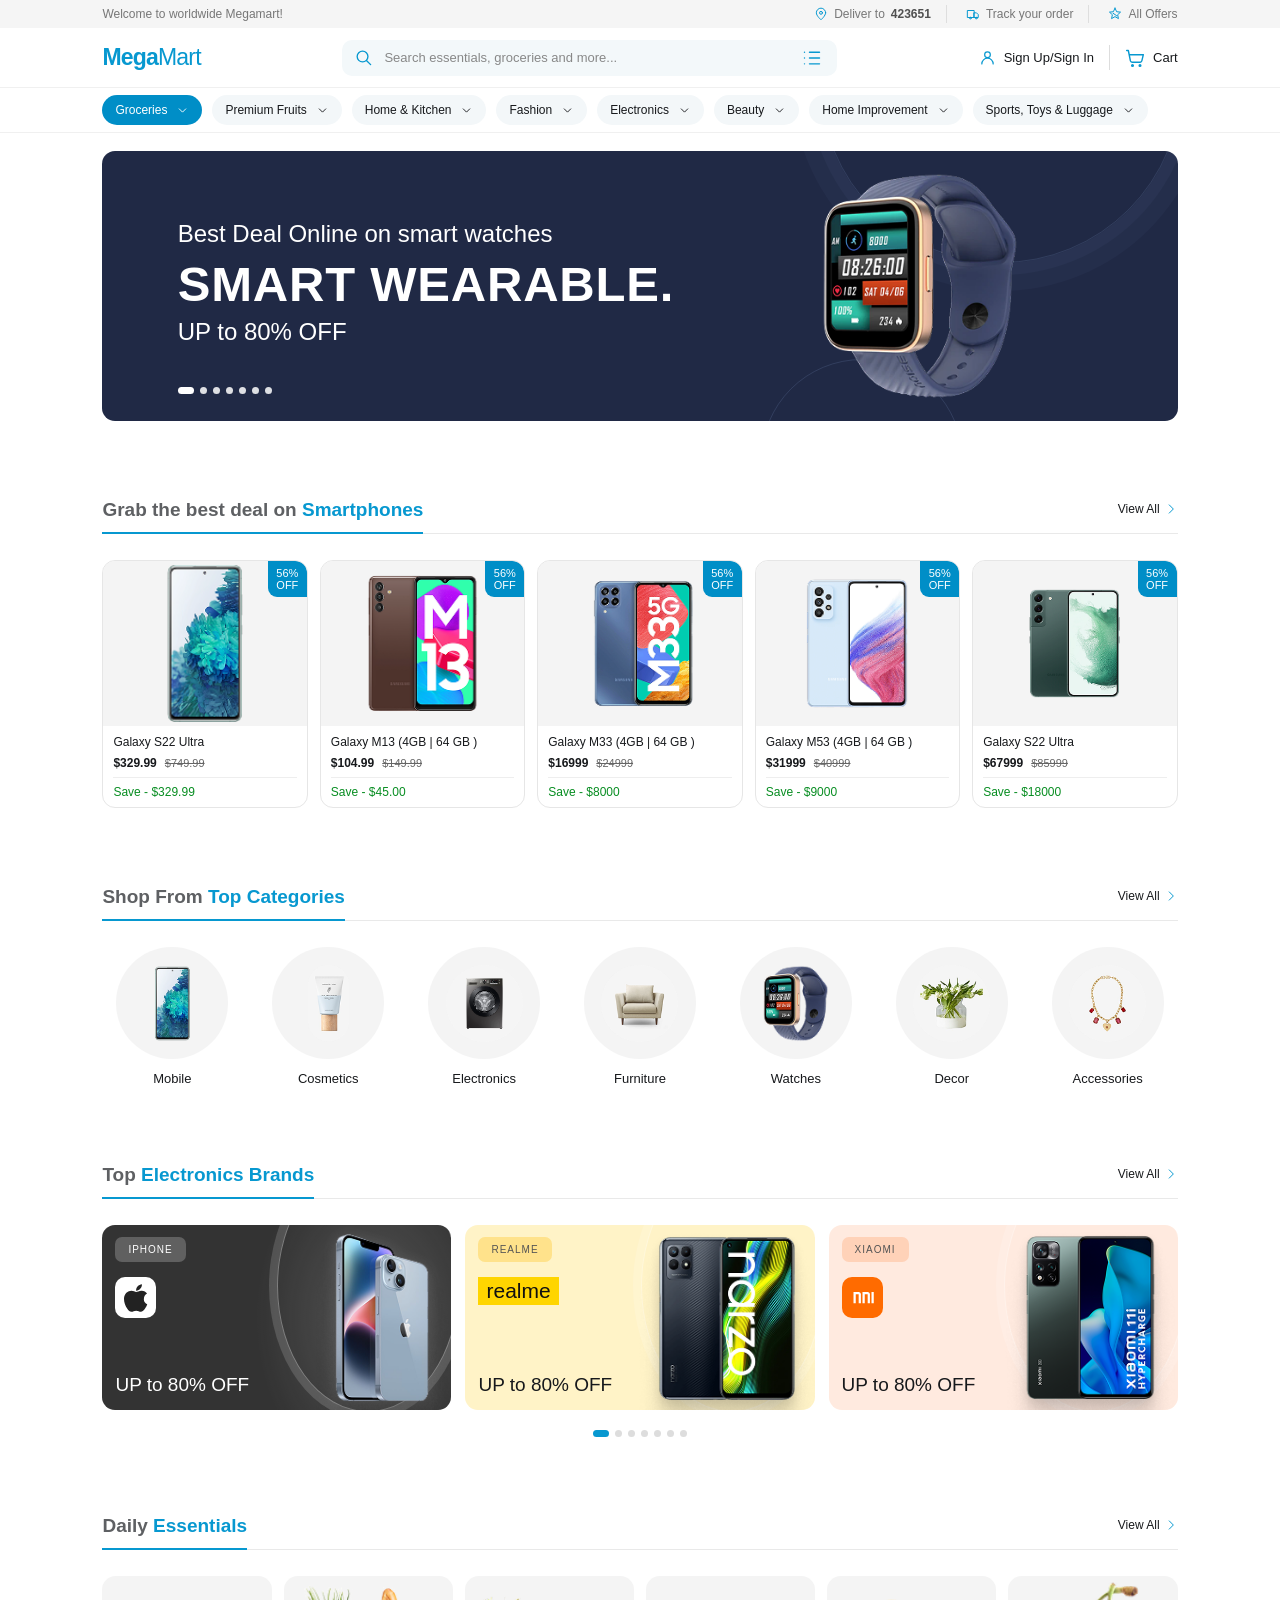
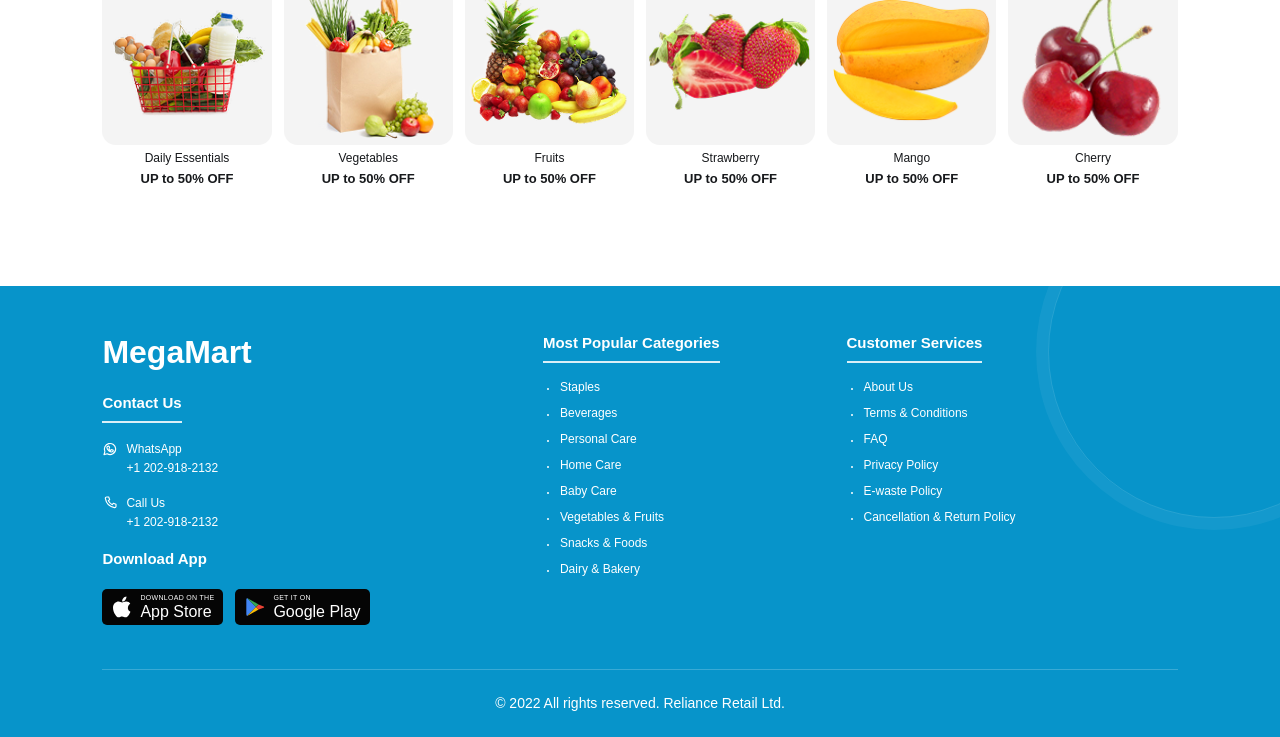
<file: index.html>
<!doctype html>
<html lang="en">

<head>
  <meta charset="utf-8">
  <meta name="viewport" content="width=device-width, initial-scale=1">
  <meta name="theme-color" content="#ffffff">
  <meta name="description"
    content="Discover great deals on electronics, home essentials, groceries and more at MegaMart.">
  <title>MegaMart | Great deals every day</title>
  <link rel="stylesheet" href="assets/css/styles.css">
  <script src="assets/js/cart-store.js" defer></script>
  <script src="assets/js/main.js" defer></script>
</head>

<body>
  <svg class="icon-library" aria-hidden="true" xmlns="http://www.w3.org/2000/svg">
    <symbol id="icon-location" viewBox="0 0 24 24">
      <path d="M20 10c0 5-8 12-8 12S4 15 4 10a8 8 0 1 1 16 0Z" />
      <circle cx="12" cy="10" r="2.5" />
    </symbol>
    <symbol id="icon-delivery" viewBox="0 0 24 24">
      <path d="M3 6h11v12H3zM14 10h4l3 3v5h-7z" />
      <circle cx="7.5" cy="19" r="1.5" />
      <circle cx="17.5" cy="19" r="1.5" />
    </symbol>
    <symbol id="icon-offer" viewBox="0 0 24 24">
      <path d="m12 2 2.8 6.1 6.7.7-5 4.5 1.4 6.6L12 16.5l-5.9 3.4 1.4-6.6-5-4.5 6.7-.7L12 2Z" />
      <path d="M9 11h.01M15 15h.01l-6-4" />
    </symbol>
    <symbol id="icon-search" viewBox="0 0 24 24">
      <circle cx="10.8" cy="10.8" r="6.8" />
      <path d="m16 16 5 5" />
    </symbol>
    <symbol id="icon-view" viewBox="0 0 24 24">
      <path d="M9 5h12M9 12h12M9 19h12" />
      <path d="M3 5h.01M3 12h.01M3 19h.01" />
    </symbol>
    <symbol id="icon-user" viewBox="0 0 24 24">
      <circle cx="12" cy="8" r="4" />
      <path d="M4 21a8 8 0 0 1 16 0" />
    </symbol>
    <symbol id="icon-cart" viewBox="0 0 24 24">
      <path d="M2 3h2l2.5 12.5a2 2 0 0 0 2 1.5h9.8a2 2 0 0 0 1.9-1.5L22 8H5" />
      <circle cx="9" cy="21" r="1" />
      <circle cx="18" cy="21" r="1" />
    </symbol>
    <symbol id="icon-chevron-down" viewBox="0 0 24 24">
      <path d="m6 9 6 6 6-6" />
    </symbol>
    <symbol id="icon-chevron-right" viewBox="0 0 24 24">
      <path d="m9 5 7 7-7 7" />
    </symbol>
    <symbol id="icon-menu" viewBox="0 0 24 24">
      <path d="M3 6h18M3 12h18M3 18h18" />
    </symbol>
    <symbol id="icon-arrow-left" viewBox="0 0 24 24">
      <path d="m15 18-6-6 6-6" />
    </symbol>
    <symbol id="icon-arrow-right" viewBox="0 0 24 24">
      <path d="m9 18 6-6-6-6" />
    </symbol>
    <symbol id="icon-whatsapp" viewBox="0 0 24 24">
      <path d="M20.5 11.7a8.5 8.5 0 0 1-12.6 7.5L3 20.5l1.3-4.7a8.5 8.5 0 1 1 16.2-4.1Z" />
      <path
        d="M8.5 8.2c.3-.6.6-.6 1-.6h.5c.2 0 .4.1.5.4l.8 1.9c.1.2.1.4-.1.6l-.6.8c-.2.2-.2.4-.1.6.5.9 1.2 1.6 2.1 2.1.2.1.4.1.6-.1l.8-1c.2-.2.4-.2.7-.1l1.8.9c.3.1.4.3.4.5 0 .4-.2 1.1-.6 1.5-.5.5-1.2.8-1.9.8-1.2 0-2.8-.7-4.2-1.9-1.6-1.4-2.7-3.1-2.8-4.4-.1-.8.3-1.6.8-2Z" />
    </symbol>
    <symbol id="icon-phone" viewBox="0 0 24 24">
      <path d="M7 3h3l1.5 4-2 1.6a15 15 0 0 0 5.9 5.9l1.6-2 4 1.5v3a2 2 0 0 1-2.2 2A17 17 0 0 1 5 5.2 2 2 0 0 1 7 3Z" />
    </symbol>
    <symbol id="icon-apple" viewBox="0 0 384 512">
      <path fill="currentColor"
        d="M318.7 268.7c-.2-36.7 16.4-64.4 49.9-84.6-18.7-26.7-47-41.4-84.4-44.3-35.5-2.8-74.3 20.8-88.5 20.8-15 0-49.4-19.8-76.4-19.8C63.8 141.2 0 186.3 0 272.5c0 25.5 4.7 51.8 14.1 78.8 12.6 36.7 58.1 126.6 105.6 125.1 24.8-.6 42.3-17.6 75.2-17.6 31.9 0 48.1 17.6 75.8 17.6 47.9-.7 89-82.4 101-119.2-64.2-30.3-53-88.5-53-88.5ZM262.5 105.2c27.1-32.2 24.6-61.5 23.8-71.2-23.9 1.4-51.4 16.2-67.1 34.5-17.3 19.8-27.5 44.2-25.3 71.7 25.7 2 49.3-11.3 68.6-35Z" />
    </symbol>
    <symbol id="icon-xiaomi" viewBox="0 0 24 24">
      <path fill="currentColor" stroke="none"
        d="M4 17V7h4.4c1.4 0 2.2.9 2.2 2.2V17h-2V9H6v8H4Zm8 0V7h4.4c1.4 0 2.2.9 2.2 2.2V17h-2V9H14v8h-2Zm8-10h2v10h-2z" />
    </symbol>
    <symbol id="icon-play-store" viewBox="0 0 24 24">
      <path fill="#4285f4" stroke="none" d="M3.4 2.1c-.6.4-.9 1.2-.9 2.2v15.4c0 1 .3 1.8.9 2.2L13.2 12 3.4 2.1Z" />
      <path fill="#34a853" stroke="none" d="M3.4 2.1 15.9 9.2 13.2 12 3.4 2.1Z" />
      <path fill="#fbbc04" stroke="none" d="m3.4 21.9 9.8-9.9 2.7 2.8-12.5 7.1Z" />
      <path fill="#ea4335" stroke="none" d="m15.9 9.2 5.5 2.3c.8.4.8 1 0 1.4l-5.5 1.9-2.7-2.8 2.7-2.8Z" />
    </symbol>
  </svg>
  <div class="announcement">
    <div class="page-width announcement__inner">
      <span>Welcome to worldwide Megamart!</span>
      <div class="announcement__links">
        <a href="#delivery"><svg class="icon utility-icon" aria-hidden="true">
            <use href="#icon-location" />
          </svg> Deliver to <strong>423651</strong></a>
        <a href="#orders"><svg class="icon utility-icon" aria-hidden="true">
            <use href="#icon-delivery" />
          </svg> Track your order</a>
        <a href="#offers"><svg class="icon utility-icon" aria-hidden="true">
            <use href="#icon-offer" />
          </svg> All Offers</a>
      </div>
    </div>
  </div>

  <header class="site-header">
    <div class="page-width header-main">
      <button class="menu-toggle icon-button" type="button" aria-label="Toggle category navigation"
        aria-expanded="false">
        <svg class="icon" aria-hidden="true">
          <use href="#icon-menu" />
        </svg>
      </button>
      <a class="wordmark" href="#" aria-label="MegaMart home">Mega<span>Mart</span></a>

      <form class="search" role="search">
        <label class="sr-only" for="site-search">Search products</label>
        <svg class="icon search__icon" aria-hidden="true">
          <use href="#icon-search" />
        </svg>
        <input id="site-search" type="search" placeholder="Search essentials, groceries and more...">
        <button class="search__submit" type="submit" aria-label="Search"><svg class="icon" aria-hidden="true">
            <use href="#icon-view" />
          </svg></button>
      </form>

      <nav class="account-nav" aria-label="Account and cart">
        <a href="#account"><svg class="icon nav-icon" aria-hidden="true">
            <use href="#icon-user" />
          </svg><span>Sign Up/Sign In</span></a>
        <span class="account-nav__divider" aria-hidden="true"></span>
        <a class="cart-button" href="checkout-page.html" aria-label="Shopping cart, 0 items">
          <svg class="icon nav-icon" aria-hidden="true">
            <use href="#icon-cart" />
          </svg><span>Cart</span><span class="cart-count" aria-live="polite">0</span>
        </a>
      </nav>
    </div>
    <nav class="category-nav" aria-label="Shop categories">
      <div class="page-width category-nav__inner">
        <a class="category-pill category-pill--active" href="#essentials">Groceries <svg class="icon category-chevron"
            aria-hidden="true">
            <use href="#icon-chevron-down" />
          </svg></a>
        <a class="category-pill" href="#essentials">Premium Fruits <svg class="icon category-chevron"
            aria-hidden="true">
            <use href="#icon-chevron-down" />
          </svg></a>
        <a class="category-pill" href="#categories">Home &amp; Kitchen <svg class="icon category-chevron"
            aria-hidden="true">
            <use href="#icon-chevron-down" />
          </svg></a>
        <a class="category-pill" href="#brands">Fashion <svg class="icon category-chevron" aria-hidden="true">
            <use href="#icon-chevron-down" />
          </svg></a>
        <a class="category-pill" href="#phones">Electronics <svg class="icon category-chevron" aria-hidden="true">
            <use href="#icon-chevron-down" />
          </svg></a>
        <a class="category-pill" href="#categories">Beauty <svg class="icon category-chevron" aria-hidden="true">
            <use href="#icon-chevron-down" />
          </svg></a>
        <a class="category-pill" href="#categories">Home Improvement <svg class="icon category-chevron"
            aria-hidden="true">
            <use href="#icon-chevron-down" />
          </svg></a>
        <a class="category-pill" href="#categories">Sports, Toys &amp; Luggage <svg class="icon category-chevron"
            aria-hidden="true">
            <use href="#icon-chevron-down" />
          </svg></a>
      </div>
    </nav>
  </header>

  <main class="page-width">
    <section class="hero" id="offers" role="region" aria-roledescription="carousel" aria-label="Featured offers">
      <div class="hero__copy" aria-live="polite" aria-atomic="true">
        <p class="hero__eyebrow">Best Deal Online on smart watches</p>
        <h1>SMART WEARABLE.</h1>
        <p class="hero__offer">UP to 80% OFF</p>
      </div>
      <div class="image-slot hero__image" data-src="images/smart-watch-hero.webp.png" data-image-ready="true" role="img"
        aria-label="Smart wearable offer image">
        <span class="image-slot__label">Add hero image<br><small>smart-watch-hero.webp.png</small></span>
      </div>
      <div class="hero__dots" role="group" aria-label="Choose featured offer">
        <button class="hero-dot is-active" type="button" aria-label="Show offer 1" aria-current="true"></button>
        <button class="hero-dot" type="button" aria-label="Show offer 2"></button>
        <button class="hero-dot" type="button" aria-label="Show offer 3"></button>
        <button class="hero-dot" type="button" aria-label="Show offer 4"></button>
        <button class="hero-dot" type="button" aria-label="Show offer 5"></button>
        <button class="hero-dot" type="button" aria-label="Show offer 6"></button>
        <button class="hero-dot" type="button" aria-label="Show offer 7"></button>
      </div>
      <button class="hero-arrow hero-arrow--previous" type="button" aria-label="Previous offer"><svg class="icon"
          aria-hidden="true">
          <use href="#icon-arrow-left" />
        </svg></button>
      <button class="hero-arrow hero-arrow--next" type="button" aria-label="Next offer"><svg class="icon"
          aria-hidden="true">
          <use href="#icon-arrow-right" />
        </svg></button>
    </section>

    <section class="content-section" id="phones">
      <div class="section-heading">
        <h2>Grab the best deal on <span>Smartphones</span></h2>
        <a href="#phones">View All <svg class="icon" aria-hidden="true">
            <use href="#icon-chevron-right" />
          </svg></a>
      </div>
      <div class="product-grid">
        <article class="product-card" data-product-id="galaxy-s22-ultra" data-price="32999"
          data-image="images/galaxy-s22-ultra.webp.png" data-search="galaxy s22 ultra smartphone samsung">
          <span class="discount-badge">56%<br>OFF</span>
          <div class="image-slot product-card__image" data-src="images/galaxy-s22-ultra.webp.png"
            data-image-ready="true" role="img" aria-label="Galaxy S22 Ultra">
            <span class="image-slot__label">Product image<br><small>galaxy-s22-ultra.webp</small></span>
          </div>
          <div class="product-card__details">
            <h3>Galaxy S22 Ultra</h3>
            <p class="price"><strong>$329.99</strong><del>$749.99</del></p>
            <p class="saving">Save - $329.99</p>
          </div>
          <button class="quick-add" type="button" data-product="Galaxy S22 Ultra"
            aria-label="Add Galaxy S22 Ultra to cart">Add to cart</button>
        </article>
        <article class="product-card product-card--featured" data-product-id="galaxy-m13" data-price="10499"
          data-image="images/galaxy-m13.webp.png" data-search="galaxy m13 smartphone samsung">
          <span class="discount-badge">56%<br>OFF</span>
          <div class="image-slot product-card__image" data-src="images/galaxy-m13.webp.png" data-image-ready="true"
            role="img" aria-label="Galaxy M13">
            <span class="image-slot__label">Product image<br><small>galaxy-m13.webp</small></span>
          </div>
          <div class="product-card__details">
            <h3>Galaxy M13 (4GB | 64 GB )</h3>
            <p class="price"><strong>$104.99</strong><del>$149.99</del></p>
            <p class="saving">Save - $45.00</p>
          </div>
          <button class="quick-add" type="button" data-product="Galaxy M13" aria-label="Add Galaxy M13 to cart">Add to
            cart</button>
        </article>
        <article class="product-card" data-product-id="galaxy-m33" data-price="16999"
          data-image="images/galaxy-m33.webp.png" data-search="galaxy m33 smartphone samsung">
          <span class="discount-badge">56%<br>OFF</span>
          <div class="image-slot product-card__image" data-src="images/galaxy-m33.webp.png" data-image-ready="true"
            role="img" aria-label="Galaxy M33">
            <span class="image-slot__label">Product image<br><small>galaxy-m33.webp</small></span>
          </div>
          <div class="product-card__details">
            <h3>Galaxy M33 (4GB | 64 GB )</h3>
            <p class="price"><strong>$16999</strong><del>$24999</del></p>
            <p class="saving">Save - $8000</p>
          </div>
          <button class="quick-add" type="button" data-product="Galaxy M33" aria-label="Add Galaxy M33 to cart">Add to
            cart</button>
        </article>
        <article class="product-card" data-product-id="galaxy-m53" data-price="31999"
          data-image="images/galaxy-m53.webp.png" data-search="galaxy m53 smartphone samsung">
          <span class="discount-badge">56%<br>OFF</span>
          <div class="image-slot product-card__image" data-src="images/galaxy-m53.webp.png" data-image-ready="true"
            role="img" aria-label="Galaxy M53">
            <span class="image-slot__label">Product image<br><small>galaxy-m53.webp</small></span>
          </div>
          <div class="product-card__details">
            <h3>Galaxy M53 (4GB | 64 GB )</h3>
            <p class="price"><strong>$31999</strong><del>$40999</del></p>
            <p class="saving">Save - $9000</p>
          </div>
          <button class="quick-add" type="button" data-product="Galaxy M53" aria-label="Add Galaxy M53 to cart">Add to
            cart</button>
        </article>
        <article class="product-card" data-product-id="galaxy-s22-green" data-price="67999"
          data-image="images/galaxy-s22-green.webp.png" data-search="galaxy s22 ultra smartphone samsung">
          <span class="discount-badge">56%<br>OFF</span>
          <div class="image-slot product-card__image" data-src="images/galaxy-s22-green.webp.png"
            data-image-ready="true" role="img" aria-label="Green Galaxy S22 Ultra">
            <span class="image-slot__label">Product image<br><small>galaxy-s22-green.webp</small></span>
          </div>
          <div class="product-card__details">
            <h3>Galaxy S22 Ultra</h3>
            <p class="price"><strong>$67999</strong><del>$85999</del></p>
            <p class="saving">Save - $18000</p>
          </div>
          <button class="quick-add" type="button" data-product="Galaxy S22 Ultra Green"
            aria-label="Add Galaxy S22 Ultra to cart">Add to cart</button>
        </article>
      </div>
      <p class="empty-search" hidden>No matching products found. Try another search.</p>
    </section>

    <section class="content-section categories-section" id="categories">
      <div class="section-heading">
        <h2>Shop From <span>Top Categories</span></h2>
        <a href="#categories">View All <svg class="icon" aria-hidden="true">
            <use href="#icon-chevron-right" />
          </svg></a>
      </div>
      <div class="category-grid">
        <a class="category-item category-item--selected" href="#phones">
          <span class="image-slot category-item__image" data-src="images/mobile.png" data-image-ready="true" role="img"
            aria-label="Mobile category"><span class="image-slot__label">Mobile</span></span>
          <span>Mobile</span>
        </a>
        <a class="category-item" href="#essentials">
          <span class="image-slot category-item__image" data-src="images/cosmetics.png" data-image-ready="true"
            role="img" aria-label="Cosmetics category"><span class="image-slot__label">Cosmetics</span></span>
          <span>Cosmetics</span>
        </a>
        <a class="category-item" href="#phones">
          <span class="image-slot category-item__image" data-src="images/electronics.png" data-image-ready="true"
            role="img" aria-label="Electronics category"><span class="image-slot__label">Electronics</span></span>
          <span>Electronics</span>
        </a>
        <a class="category-item" href="#brands">
          <span class="image-slot category-item__image" data-src="images/furniture.png" data-image-ready="true"
            role="img" aria-label="Furniture category"><span class="image-slot__label">Furniture</span></span>
          <span>Furniture</span>
        </a>
        <a class="category-item" href="#offers">
          <span class="image-slot category-item__image" data-src="images/watches.png" data-image-ready="true" role="img"
            aria-label="Watches category"><span class="image-slot__label">Watches</span></span>
          <span>Watches</span>
        </a>
        <a class="category-item" href="#essentials">
          <span class="image-slot category-item__image" data-src="images/decor.png" data-image-ready="true" role="img"
            aria-label="Decor category"><span class="image-slot__label">Decor</span></span>
          <span>Decor</span>
        </a>
        <a class="category-item" href="#essentials">
          <span class="image-slot category-item__image" data-src="images/accessories.png" data-image-ready="true"
            role="img" aria-label="Accessories category"><span class="image-slot__label">Accessories</span></span>
          <span>Accessories</span>
        </a>
      </div>
    </section>

    <section class="content-section brands-section" id="brands">
      <div class="section-heading">
        <h2>Top <span>Electronics Brands</span></h2>
        <a href="#brands">View All <svg class="icon" aria-hidden="true">
            <use href="#icon-chevron-right" />
          </svg></a>
      </div>
      <div class="brand-grid">
        <a class="brand-card brand-card--dark" href="#phones" aria-label="iPhone offers up to 80 percent off">
          <span class="brand-card__name iphone">IPHONE</span><span class="brand-card__logo brand-card__logo--apple"
            aria-hidden="true"><svg class="icon">
              <use href="#icon-apple" />
            </svg></span>
          <span class="brand-card__offer">UP to 80% OFF</span>
          <span class="image-slot brand-card__image" data-src="images/phone%20image%201.png" data-image-ready="true"
            role="img" aria-label="iPhone promotion"><span class="image-slot__label">Phone image</span></span>
        </a>
        <a class="brand-card brand-card--yellow" href="#phones" aria-label="Realme offers up to 80 percent off">
          <span class="brand-card__name">REALME</span><span class="brand-card__logo">realme</span>
          <span class="brand-card__offer">UP to 80% OFF</span>
          <span class="image-slot brand-card__image one" data-src="images/phone%20image%202.png" data-image-ready="true"
            role="img" aria-label="Realme promotion"><span class="image-slot__label">Phone image</span></span>
        </a>
        <a class="brand-card brand-card--peach" href="#phones" aria-label="Xiaomi offers up to 80 percent off">
          <span class="brand-card__name">XIAOMI</span><span class="brand-card__logo brand-card__logo--xiaomi"
            aria-hidden="true"><svg class="icon">
              <use href="#icon-xiaomi" />
            </svg></span>
          <span class="brand-card__offer">UP to 80% OFF</span>
          <span class="image-slot brand-card__image one" data-src="images/phone%20image%203.png" data-image-ready="true"
            role="img" aria-label="Xiaomi promotion"><span class="image-slot__label">Phone image</span></span>
        </a>
      </div>
      <div class="carousel-dots" aria-hidden="true"><span
          class="is-active"></span><span></span><span></span><span></span><span></span><span></span><span></span></div>
    </section>

    <section class="content-section essentials-section" id="essentials">
      <div class="section-heading">
        <h2>Daily <span>Essentials</span></h2>
        <a href="#essentials">View All <svg class="icon" aria-hidden="true">
            <use href="#icon-chevron-right" />
          </svg></a>
      </div>
      <div class="essentials-grid">
        <a class="essential-item essential-item--selected" href="#essentials">
          <span class="image-slot essential-item__image" data-src="images/daily%20essentials.png"
            data-image-ready="true" role="img" aria-label="Daily essentials"><span class="image-slot__label">Daily
              essentials</span></span>
          <span>Daily Essentials</span><strong>UP to 50% OFF</strong>
        </a>
        <a class="essential-item" href="#essentials">
          <span class="image-slot essential-item__image" data-src="images/vegetables.png" data-image-ready="true"
            role="img" aria-label="Vegetables"><span class="image-slot__label">Vegetables</span></span>
          <span>Vegetables</span><strong>UP to 50% OFF</strong>
        </a>
        <a class="essential-item" href="#essentials">
          <span class="image-slot essential-item__image" data-src="images/fruits.png" data-image-ready="true" role="img"
            aria-label="Fruits"><span class="image-slot__label">Fruits</span></span>
          <span>Fruits</span><strong>UP to 50% OFF</strong>
        </a>
        <a class="essential-item" href="#essentials">
          <span class="image-slot essential-item__image" data-src="images/strawberry.png" data-image-ready="true"
            role="img" aria-label="Strawberries"><span class="image-slot__label">Strawberry</span></span>
          <span>Strawberry</span><strong>UP to 50% OFF</strong>
        </a>
        <a class="essential-item" href="#essentials">
          <span class="image-slot essential-item__image" data-src="images/mango.png" data-image-ready="true" role="img"
            aria-label="Mango"><span class="image-slot__label">Mango</span></span>
          <span>Mango</span><strong>UP to 50% OFF</strong>
        </a>
        <a class="essential-item" href="#essentials">
          <span class="image-slot essential-item__image" data-src="images/cherry.png" data-image-ready="true" role="img"
            aria-label="Cherries"><span class="image-slot__label">Cherry</span></span>
          <span>Cherry</span><strong>UP to 50% OFF</strong>
        </a>
      </div>
    </section>
  </main>

  <footer class="site-footer">
    <div class="page-width footer-content">
      <div class="footer-contact">
        <a class="footer-wordmark" href="#">MegaMart</a>
        <h2>Contact Us</h2>
        <p><svg class="icon footer-contact__icon" aria-hidden="true">
            <use href="#icon-whatsapp" />
          </svg> WhatsApp<br><a href="tel:+12029182132">+1 202-918-2132</a></p>
        <p><svg class="icon footer-contact__icon" aria-hidden="true">
            <use href="#icon-phone" />
          </svg> Call Us<br><a href="tel:+12029182132">+1 202-918-2132</a></p>
        <h2 class="download-title">Download App</h2>
        <div class="app-badges">
          <a href="#app-store" class="app-badge"><svg class="icon app-badge__apple" aria-hidden="true">
              <use href="#icon-apple" />
            </svg><span><small>DOWNLOAD ON THE</small>App Store</span></a>
          <a href="#play-store" class="app-badge"><svg class="icon app-badge__play" aria-hidden="true">
              <use href="#icon-play-store" />
            </svg><span><small>GET IT ON</small>Google Play</span></a>
        </div>
      </div>
      <div class="footer-links">
        <h2>Most Popular Categories</h2>
        <ul>
          <li><a href="#essentials">Staples</a></li>
          <li><a href="#essentials">Beverages</a></li>
          <li><a href="#categories">Personal Care</a></li>
          <li><a href="#categories">Home Care</a></li>
          <li><a href="#categories">Baby Care</a></li>
          <li><a href="#essentials">Vegetables &amp; Fruits</a></li>
          <li><a href="#essentials">Snacks &amp; Foods</a></li>
          <li><a href="#essentials">Dairy &amp; Bakery</a></li>
        </ul>
      </div>
      <div class="footer-links">
        <h2>Customer Services</h2>
        <ul>
          <li><a href="#about">About Us</a></li>
          <li><a href="#terms">Terms &amp; Conditions</a></li>
          <li><a href="#faq">FAQ</a></li>
          <li><a href="#privacy">Privacy Policy</a></li>
          <li><a href="#ewaste">E-waste Policy</a></li>
          <li><a href="#returns">Cancellation &amp; Return Policy</a></li>
        </ul>
      </div>
    </div>
    <div class="page-width footer-bottom">© 2022 All rights reserved. Reliance Retail Ltd.</div>
  </footer>
  <div class="toast" role="status" aria-live="polite"></div>
</body>

</html>
</file>
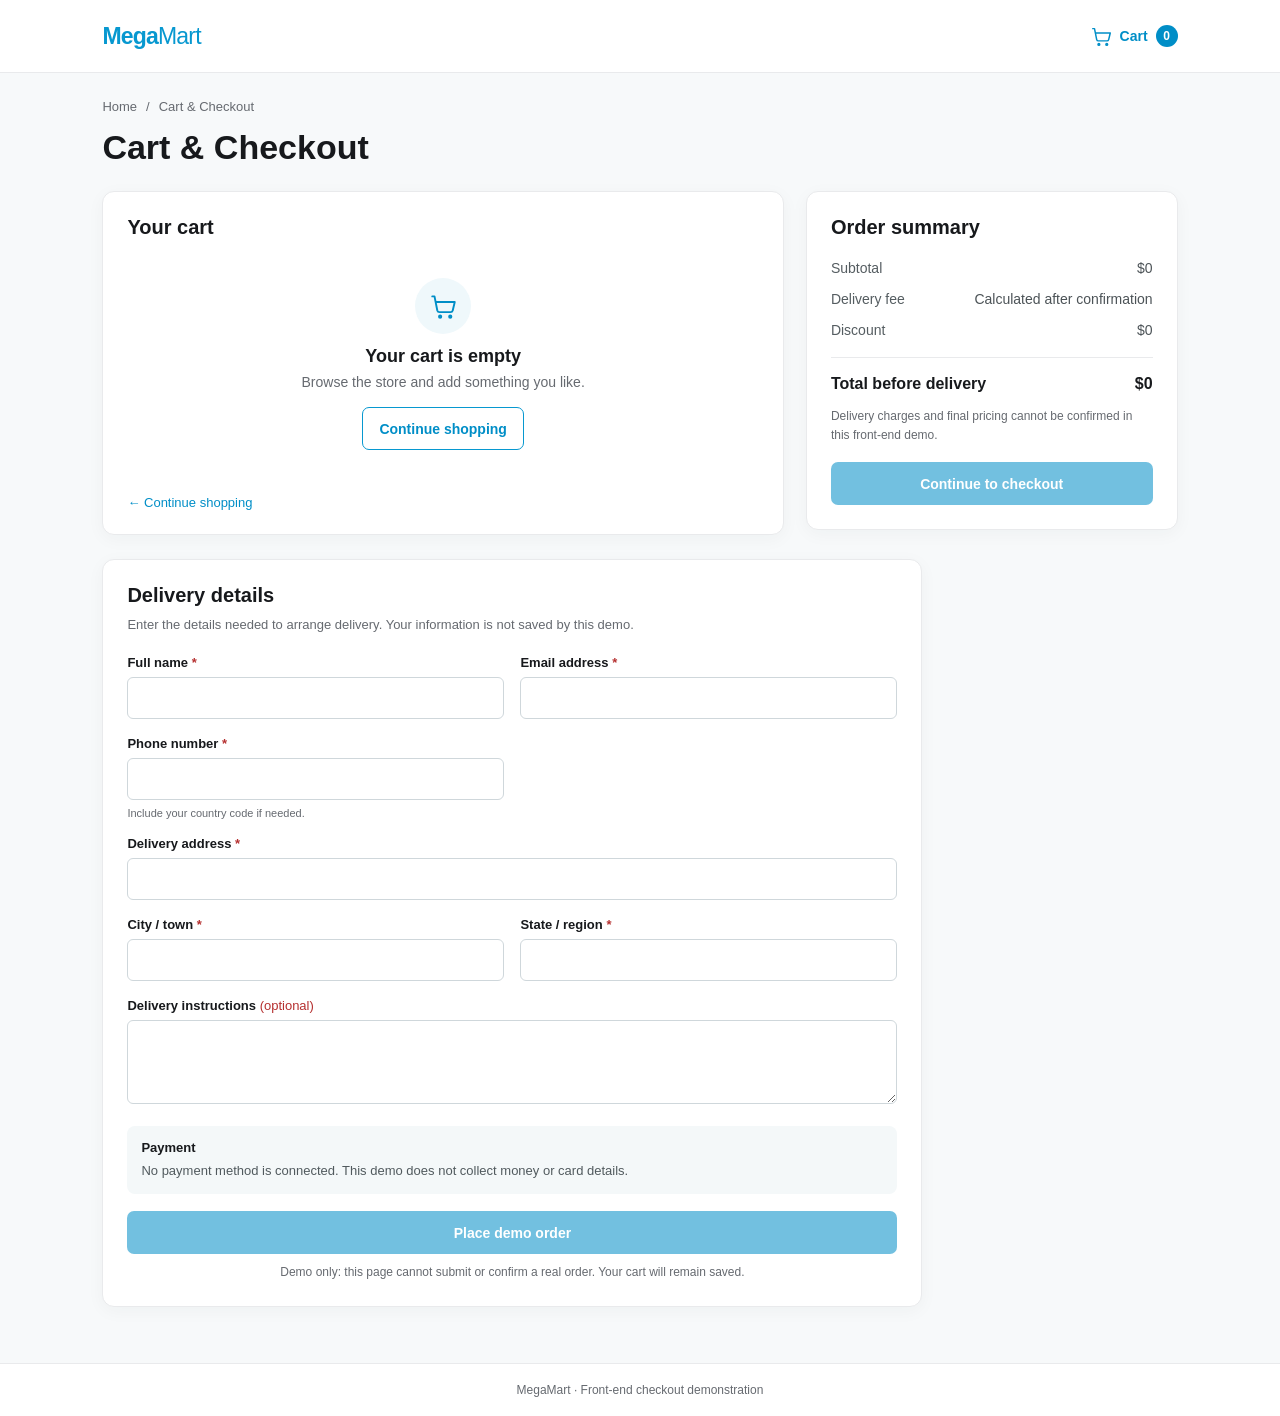
<file: checkout-page.html>
<!doctype html>
<html lang="en">
  <head>
    <meta charset="utf-8">
    <meta name="viewport" content="width=device-width, initial-scale=1">
    <meta name="theme-color" content="#ffffff">
    <meta name="description" content="Review your MegaMart cart and enter delivery details.">
    <title>Cart &amp; Checkout | MegaMart</title>
    <link rel="stylesheet" href="assets/css/styles.css">
    <script src="assets/js/cart-store.js" defer></script>
    <script src="assets/js/checkout.js" defer></script>
  </head>
  <body class="checkout-page">
    <header class="checkout-header">
      <div class="page-width checkout-header__inner">
        <a class="wordmark" href="index.html" aria-label="MegaMart home">Mega<span>Mart</span></a>
        <a class="checkout-header__cart" href="checkout-page.html" aria-current="page">
          <svg class="icon" aria-hidden="true" viewBox="0 0 24 24"><path d="M2 3h2l2.5 12.5a2 2 0 0 0 2 1.5h9.8a2 2 0 0 0 1.9-1.5L22 8H5"/><circle cx="9" cy="21" r="1"/><circle cx="18" cy="21" r="1"/></svg>
          Cart <span class="checkout-cart-count" aria-live="polite">0</span>
        </a>
      </div>
    </header>

    <main class="page-width checkout-main">
      <nav class="checkout-breadcrumb" aria-label="Breadcrumb">
        <a href="index.html">Home</a><span aria-hidden="true">/</span><span aria-current="page">Cart &amp; Checkout</span>
      </nav>
      <h1 class="checkout-title">Cart &amp; Checkout</h1>

      <div class="checkout-layout">
        <section class="checkout-panel cart-panel" aria-labelledby="cart-heading">
          <div class="checkout-panel__heading">
            <h2 id="cart-heading">Your cart</h2>
            <button class="text-button clear-cart" type="button" hidden>Clear cart</button>
          </div>
          <div class="cart-lines" aria-live="polite"></div>
          <div class="cart-empty" hidden>
            <div class="cart-empty__icon" aria-hidden="true">
              <svg class="icon" viewBox="0 0 24 24"><path d="M2 3h2l2.5 12.5a2 2 0 0 0 2 1.5h9.8a2 2 0 0 0 1.9-1.5L22 8H5"/><circle cx="9" cy="21" r="1"/><circle cx="18" cy="21" r="1"/></svg>
            </div>
            <h3>Your cart is empty</h3>
            <p>Browse the store and add something you like.</p>
            <a class="button button--secondary" href="index.html#phones">Continue shopping</a>
          </div>
          <p class="cart-error" role="alert" hidden></p>
          <a class="continue-shopping" href="index.html#phones">← Continue shopping</a>
        </section>

        <aside class="checkout-panel order-panel" aria-labelledby="summary-heading">
          <h2 id="summary-heading">Order summary</h2>
          <dl class="summary-lines">
            <div><dt>Subtotal</dt><dd class="summary-subtotal">$0</dd></div>
            <div><dt>Delivery fee</dt><dd>Calculated after confirmation</dd></div>
            <div><dt>Discount</dt><dd>$0</dd></div>
          </dl>
          <div class="summary-total">
            <strong>Total before delivery</strong><strong class="summary-total__amount">$0</strong>
          </div>
          <p class="delivery-note">Delivery charges and final pricing cannot be confirmed in this front-end demo.</p>
          <a class="button button--primary checkout-link" href="#customer-details">Continue to checkout</a>
        </aside>
      </div>

      <section class="checkout-panel customer-panel" id="customer-details" aria-labelledby="customer-heading">
        <h2 id="customer-heading">Delivery details</h2>
        <p class="form-intro">Enter the details needed to arrange delivery. Your information is not saved by this demo.</p>
        <form class="checkout-form">
          <div class="form-grid">
            <div class="form-field">
              <label for="full-name">Full name <span aria-hidden="true">*</span></label>
              <input id="full-name" name="fullName" type="text" autocomplete="name" required minlength="2" maxlength="100">
            </div>
            <div class="form-field">
              <label for="email">Email address <span aria-hidden="true">*</span></label>
              <input id="email" name="email" type="email" autocomplete="email" required maxlength="254">
            </div>
            <div class="form-field">
              <label for="phone">Phone number <span aria-hidden="true">*</span></label>
              <input id="phone" name="phone" type="tel" autocomplete="tel" required minlength="7" maxlength="20" pattern="[0-9+ .\x2D]{7,20}" aria-describedby="phone-help">
              <small id="phone-help">Include your country code if needed.</small>
            </div>
            <div class="form-field form-field--wide">
              <label for="address">Delivery address <span aria-hidden="true">*</span></label>
              <input id="address" name="address" type="text" autocomplete="street-address" required minlength="5" maxlength="200">
            </div>
            <div class="form-field">
              <label for="city">City / town <span aria-hidden="true">*</span></label>
              <input id="city" name="city" type="text" autocomplete="address-level2" required maxlength="100">
            </div>
            <div class="form-field">
              <label for="region">State / region <span aria-hidden="true">*</span></label>
              <input id="region" name="region" type="text" autocomplete="address-level1" required maxlength="100">
            </div>
            <div class="form-field form-field--wide">
              <label for="instructions">Delivery instructions <span class="optional-label">(optional)</span></label>
              <textarea id="instructions" name="instructions" rows="3" maxlength="500"></textarea>
            </div>
          </div>
          <div class="payment-note">
            <strong>Payment</strong>
            <p>No payment method is connected. This demo does not collect money or card details.</p>
          </div>
          <p class="checkout-feedback" role="status" aria-live="polite" hidden></p>
          <button class="button button--primary place-order" type="submit">Place demo order</button>
          <p class="demo-disclaimer">Demo only: this page cannot submit or confirm a real order. Your cart will remain saved.</p>
        </form>
      </section>
    </main>

    <footer class="checkout-footer">
      <div class="page-width">MegaMart · Front-end checkout demonstration</div>
    </footer>
  </body>
</html>
</file>
<file: assets/css/styles.css>
:root {
  color-scheme: light;
  --blue: #0798d0;
  --blue-dark: #008ec7;
  --ink: #17191c;
  --muted: #666a70;
  --line: #e9eaec;
  --soft: #f4f6f7;
  --page-width: 1180px;
  font-family: Arial, Helvetica, sans-serif;
  font-synthesis: none;
  text-rendering: optimizeLegibility;
}

* {
  box-sizing: border-box;
}

html {
  scroll-behavior: smooth;
}

body {
  margin: 0;
  color: var(--ink);
  background: #fff;
  font-size: 14px;
}

button,
input {
  font: inherit;
}

button,
a {
  -webkit-tap-highlight-color: transparent;
}

a {
  color: inherit;
  text-decoration: none;
}

button {
  color: inherit;
}

.page-width {
  width: min(var(--page-width), 84%);
  margin-inline: auto;
}

.icon-library {
  position: absolute;
  width: 0;
  height: 0;
  overflow: hidden;
}

.icon {
  width: 18px;
  height: 18px;
  flex: 0 0 auto;
  fill: none;
  stroke: currentColor;
  stroke-width: 1.7;
  stroke-linecap: round;
  stroke-linejoin: round;
}

.sr-only {
  position: absolute;
  width: 1px;
  height: 1px;
  padding: 0;
  margin: -1px;
  overflow: hidden;
  clip: rect(0, 0, 0, 0);
  white-space: nowrap;
  border: 0;
}

:focus-visible {
  outline: 3px solid #ffb000;
  outline-offset: 3px;
}

.announcement {
  height: 28px;
  color: #777;
  background: #f5f5f5;
  font-size: 12px;
}

.announcement__inner,
.announcement__links,
.announcement__links a {
  display: flex;
  align-items: center;
}

.announcement__inner {
  height: 100%;
  justify-content: space-between;
}

.announcement__links {
  height: 100%;
  gap: 19px;
}

.announcement__links a {
  height: 18px;
  gap: 6px;
  padding-right: 15px;
  border-right: 1px solid #dedede;
}

.announcement__links a:last-child {
  padding: 0;
  border: 0;
}

.announcement strong {
  color: #505050;
}

.utility-icon {
  width: 14px;
  height: 14px;
  color: var(--blue);
}

.site-header {
  background: #fff;
}

.header-main {
  min-height: 59px;
  display: flex;
  align-items: center;
  justify-content: space-between;
  gap: 28px;
}

.wordmark {
  flex: 0 0 auto;
  color: var(--blue);
  font-size: 23px;
  font-weight: 700;
  letter-spacing: -.8px;
}

.wordmark span {
  font-weight: 500;
}

.search {
  width: min(46%, 500px);
  height: 36px;
  display: flex;
  align-items: center;
  gap: 9px;
  padding: 0 12px;
  border-radius: 10px;
  background: #f3f8fa;
}

.search__icon {
  width: 19px;
  height: 19px;
  color: var(--blue);
}

.search input {
  min-width: 0;
  flex: 1;
  border: 0;
  outline: 0;
  color: var(--ink);
  background: transparent;
  font-size: 13px;
}

.search input::placeholder {
  color: #888;
}

.search__submit {
  display: grid;
  place-items: center;
  border: 0;
  padding: 3px;
  color: var(--blue);
  background: transparent;
  cursor: pointer;
}

.search__submit .icon {
  width: 20px;
  height: 20px;
}

.account-nav {
  display: flex;
  align-items: center;
  gap: 15px;
  font-size: 13px;
  white-space: nowrap;
}

.account-nav>a,
.cart-button {
  display: flex;
  align-items: center;
  gap: 8px;
}

.account-nav a:hover,
.cart-button:hover {
  color: var(--blue-dark);
}

.nav-icon {
  width: 17px;
  height: 17px;
  color: var(--blue);
}

.account-nav__divider {
  height: 25px;
  border-left: 1px solid #ddd;
}

.cart-button {
  position: relative;
  padding: 6px 0;
  border: 0;
  background: transparent;
  cursor: pointer;
}

.cart-button .nav-icon {
  width: 20px;
  height: 20px;
}

.cart-count {
  min-width: 18px;
  height: 18px;
  display: none;
  place-items: center;
  padding: 0 4px;
  border-radius: 20px;
  color: #fff;
  background: var(--blue);
  font-size: 11px;
}

.cart-count.has-items {
  display: grid;
}

.menu-toggle {
  display: none;
}

.category-nav {
  border-top: 1px solid #f0f0f0;
  border-bottom: 1px solid #f0f0f0;
}

.category-nav__inner {
  min-height: 44px;
  display: flex;
  align-items: center;
  gap: 10px;
  overflow-x: auto;
  scrollbar-width: none;
}

.category-nav__inner::-webkit-scrollbar {
  display: none;
}

.category-pill {
  flex: 0 0 auto;
  display: flex;
  align-items: center;
  gap: 9px;
  padding: 8px 13px;
  border-radius: 20px;
  background: #f3f7f9;
  font-size: 12px;
  transition: background .2s, color .2s;
}

.category-chevron {
  width: 13px;
  height: 13px;
}

.category-pill:hover,
.category-pill--active {
  color: #fff;
  background: var(--blue-dark);
}

.hero {
  position: relative;
  height: clamp(200px, 22vw, 270px);
  display: flex;
  align-items: center;
  margin-top: 18px;
  padding: 30px 7%;
  overflow: hidden;
  border-radius: 13px;
  color: #fff;
  background: #202945;
  isolation: isolate;
}

.hero::before,
.hero::after {
  position: absolute;
  z-index: -1;
  content: "";
  border: 1px solid rgb(115 136 183 / 22%);
  border-radius: 50%;
}

.hero::before {
  width: 360px;
  height: 360px;
  top: -250px;
  right: -4px;
  box-shadow: 0 0 0 12px rgb(115 136 183 / 6%), 0 0 0 28px rgb(115 136 183 / 5%);
}

.hero::after {
  width: 200px;
  height: 200px;
  right: 20%;
  bottom: -140px;
}

.hero__copy {
  position: relative;
  z-index: 1;
  width: 60%;
}

.hero__copy,
.hero__image {
  transition: opacity 220ms ease, transform 220ms cubic-bezier(.22, .72, .24, 1);
}

.hero.is-transitioning-out .hero__copy,
.hero.is-transitioning-out .hero__image {
  transform: translateX(-24px);
  opacity: 0;
}

.hero.is-transitioning-in .hero__copy,
.hero.is-transitioning-in .hero__image {
  transform: translateX(24px);
  opacity: 0;
}

.hero__eyebrow {
  margin: 2px 0 10px;
  font-size: clamp(16px, 2vw, 24px);
}

.hero h1 {
  max-width: 100%;
  margin: 0;
  font-size: clamp(30px, 4.2vw, 49px);
  line-height: 1.08;
  letter-spacing: .8px;
  overflow-wrap: anywhere;
}

.hero__offer {
  margin: 8px 0;
  font-size: clamp(18px, 2.1vw, 24px);
}

.hero__image {
  position: absolute;
  right: 7%;
  bottom: 8%;
  width: 34%;
  height: 84%;
}

.hero__image.has-image {
  background-position: center;
  background-size: auto 100%;
  background-repeat: no-repeat;
}

.hero__image .image-slot__label {
  color: #b7c3dd;
  background: rgb(255 255 255 / 7%);
}

.hero__dots {
  position: absolute;
  left: 7%;
  bottom: 10%;
  display: flex;
  align-items: center;
  gap: 6px;
}

.hero-dot {
  width: 7px;
  height: 7px;
  padding: 0;
  border: 0;
  border-radius: 10px;
  background: #fff;
  opacity: .85;
  cursor: pointer;
}

.hero-dot.is-active {
  width: 16px;
  opacity: 1;
}

.hero-arrow {
  position: absolute;
  z-index: 10;
  top: 50%;
  width: 44px;
  height: 44px;
  display: grid;
  place-items: center;
  transform: translateY(-50%) scale(.9);
  border: 1px solid rgb(255 255 255 / 76%);
  border-radius: 50%;
  color: var(--blue-dark);
  background: #fff;
  box-shadow: 0 3px 12px rgb(8 17 39 / 24%);
  cursor: pointer;
  opacity: 0;
  pointer-events: none;
  transition: opacity .2s ease, transform .2s ease, color .2s, background .2s, box-shadow .2s;
}

.hero-arrow .icon {
  width: 19px;
  height: 19px;
}

.hero:hover .hero-arrow,
.hero:focus-within .hero-arrow,
.hero:active .hero-arrow,
.hero.is-arrow-visible .hero-arrow,
.hero-arrow:hover {
  opacity: 1;
  pointer-events: auto;
  transform: translateY(-50%) scale(1);
  color: blue;
  background: var(--blue);
  background-color: white;
  box-shadow: 0 4px 15px rgb(0 0 0 / 24%);
}

.hero-arrow--previous {
  left: 13px;
}

.hero-arrow--next {
  right: 13px;
}

.content-section {
  margin-top: 78px;
}

.section-heading {
  min-height: 33px;
  display: flex;
  align-items: flex-start;
  justify-content: space-between;
  gap: 16px;
  border-bottom: 1px solid #e9e9e9;
}

.section-heading h2 {
  position: relative;
  margin: 0;
  padding-bottom: 12px;
  color: #5e6063;
  font-size: 19px;
  font-weight: 600;
}

.section-heading h2 span {
  color: var(--blue);
}

.section-heading h2::after {
  position: absolute;
  right: 0;
  bottom: -1px;
  left: 0;
  height: 2px;
  background: var(--blue);
  content: "";
}

.section-heading>a {
  flex: 0 0 auto;
  padding-top: 3px;
  font-size: 12px;
}

.section-heading>a {
  display: inline-flex;
  align-items: center;
  gap: 4px;
}

.section-heading>a .icon {
  width: 14px;
  height: 14px;
  color: var(--blue);
}

.product-grid {
  display: grid;
  grid-template-columns: repeat(5, minmax(0, 1fr));
  gap: 12px;
  margin-top: 26px;
}

.product-card {
  position: relative;
  min-width: 0;
  overflow: hidden;
  border: 1px solid #e6e6e6;
  border-radius: 13px;
  background: #fff;
  transition: transform .2s, box-shadow .2s, border-color .2s;
}

.product-card {
  position: relative;
  min-width: 0;
  overflow: hidden;
  border: 1px solid #e6e6e6;
  border-radius: 13px;
  background: #fff;
  transition: transform .2s, box-shadow .2s, border-color .2s;
}

.product-card:hover {
  z-index: 1;
  border-color: var(--blue);
  box-shadow: 0 12px 25px rgb(0 0 0 / 9%);
  transform: translateY(-2px);
}

.product-card__image {
  height: clamp(122px, 13vw, 165px);
  border-radius: 12px 12px 0 0;
  background: #f4f4f4;
}

.product-card__image.has-image {
  background-position: center;
  background-size: contain;
  background-repeat: no-repeat;
}

.image-slot {
  display: grid;
  place-items: center;
  overflow: hidden;
}

.image-slot__label {
  max-width: 85%;
  padding: 8px 10px;
  border: 1px dashed #c5cbd0;
  border-radius: 6px;
  color: #68727b;
  background: rgb(255 255 255 / 78%);
  font-size: 11px;
  line-height: 1.45;
  text-align: center;
}

.image-slot__label small {
  color: #91999e;
  font-size: 9px;
}

.discount-badge {
  position: absolute;
  z-index: 1;
  top: 0;
  right: 0;
  min-width: 39px;
  padding: 7px 4px 6px;
  border-radius: 0 11px 0 9px;
  color: #fff;
  background: var(--blue-dark);
  font-size: 11px;
  line-height: 1.05;
  text-align: center;
}

.product-card__details {
  padding: 9px 10px 8px;
}

.product-card h3 {
  overflow: hidden;
  margin: 0 0 7px;
  font-size: 12px;
  font-weight: 500;
  text-overflow: ellipsis;
  white-space: nowrap;
}

.price {
  display: flex;
  align-items: center;
  gap: 8px;
  margin: 0;
  font-size: 12px;
}

.price strong {
  font-weight: 600;
}

.price del {
  color: #656565;
  font-size: 11px;
}

.saving {
  margin: 7px 0 0;
  padding-top: 7px;
  border-top: 1px solid #eee;
  color: #078d21;
  font-size: 12px;
}

.quick-add {
  position: absolute;
  inset: auto 8px 58px;
  padding: 8px;
  transform: translateY(6px);
  border: 0;
  border-radius: 6px;
  color: #fff;
  background: var(--blue-dark);
  opacity: 0;
  cursor: pointer;
  transition: opacity .15s, transform .15s;
}

.product-card:hover .quick-add,
.quick-add:focus-visible {
  transform: none;
  opacity: 1;
}

.empty-search {
  margin: 18px 0;
  color: var(--muted);
}

.categories-section {
  margin-top: 78px;
}

.category-grid {
  display: grid;
  grid-template-columns: repeat(7, minmax(0, 1fr));
  gap: 16px;
  margin-top: 26px;
}

.category-item {
  min-width: 0;
  display: flex;
  flex-direction: column;
  align-items: center;
  gap: 12px;
  font-size: 13px;
  text-align: center;
}

.category-item__image {
  width: min(100%, 112px);
  aspect-ratio: 1;
  border: 1px solid transparent;
  border-radius: 50%;
  background: #f4f4f4;
  transition: border-color .2s, box-shadow .2s;
}

.category-item__image.has-image {
  background-position: center;
  background-size: auto 70%;
  background-repeat: no-repeat;
}

.category-item:hover .category-item__image {
  border-color: var(--blue);
  box-shadow: 0 7px 12px rgb(0 0 0 / 9%);
}

.brands-section {
  margin-top: 78px;
}

.brand-grid {
  display: grid;
  grid-template-columns: repeat(3, minmax(0, 1fr));
  gap: 14px;
  margin-top: 26px;
}

.brand-card {
  position: relative;
  height: clamp(126px, 15vw, 185px);
  display: block;
  overflow: hidden;
  border-radius: 13px;
}

.brand-card::after {
  position: absolute;
  top: -65px;
  right: -8px;
  width: 180px;
  height: 250px;
  border: 1px solid rgb(255 255 255 / 35%);
  border-radius: 50%;
  box-shadow: 0 0 0 8px rgb(255 255 255 / 15%);
  content: "";
}

.brand-card--dark {
  color: white;
  background: radial-gradient(ellipse 34% 90% at 78% 50%, rgb(255 255 255 / 16%), transparent 100%), #333;
}

.brand-card--yellow {
  background: #fff3c7;
}

.brand-card--peach {
  background: #ffeadf;
}

.brand-card__name {
  position: absolute;
  z-index: 1;
  top: 12px;
  left: 13px;
  padding: 7px 13px;
  border-radius: 7px;
  color: #555;
  background: rgb(255 255 255 / 22%);
  font-size: 10px;
  letter-spacing: 1px;
}

.brand-card__name.iphone {
  position: absolute;
  z-index: 1;
  top: 12px;
  left: 13px;
  padding: 7px 13px;
  border-radius: 7px;
  color: #fff;
  background: rgb(255 255 255 / 22%);
  font-size: 10px;
  letter-spacing: 1px;
}

.brand-card--yellow .brand-card__name {
  background: #ffe28b;
}

.brand-card--peach .brand-card__name {
  background: #ffd2b8;
}

.brand-card__logo {
  position: absolute;
  z-index: 1;
  top: 52px;
  left: 13px;
  width: 41px;
  height: 41px;
  display: grid;
  place-items: center;
  border-radius: 10px;
  color: #fff;
  background: #fff;
  font-size: 23px;
  font-weight: 700;
}

.brand-card__logo--apple {
  color: #222;
}

.brand-card__logo--apple .icon {
  width: 26px;
  height: 32px;
  fill: currentColor;
  stroke: none;
}

.brand-card--yellow .brand-card__logo {
  width: auto;
  height: auto;
  padding: 2px 8px;
  border-radius: 0;
  color: #111;
  background: #ffd500;
  font-size: 21px;
  font-weight: 500;
}

.brand-card--peach .brand-card__logo--xiaomi {
  border-radius: 10px;
  color: #fff;
  background: #ff6b00;
}

.brand-card__logo--xiaomi .icon {
  width: 27px;
  height: 27px;
  fill: currentColor;
  stroke: none;
}

.brand-card__offer {
  position: absolute;
  z-index: 1;
  bottom: 14px;
  left: 13px;
  font-size: clamp(14px, 1.7vw, 19px);
}

.brand-card__image {
  position: absolute;
  z-index: 1;
  top: 0%;
  right: -15%;
  width: 70%;
  height: 160%;
}

.brand-card__image.one {
  position: absolute;
  z-index: 1;
  top: 0%;
  right: -10%;
  width: 70%;
  height: 160%;
}

.brand-card__image.has-image {
  background-position: center;
  background-size: contain;
  background-repeat: no-repeat;
}

.brand-card--dark .brand-card__image.has-image {
  filter: drop-shadow(0 3px 7px rgb(255 255 255 / 18%));
}

.brand-card__image .image-slot__label {
  padding: 5px;
  font-size: 9px;
}

.carousel-dots {
  display: flex;
  justify-content: center;
  gap: 6px;
  margin-top: 20px;
}

.carousel-dots span {
  width: 7px;
  height: 7px;
  border-radius: 50%;
  background: #ddd;
}

.carousel-dots .is-active {
  width: 16px;
  border-radius: 8px;
  background: var(--blue);
}

.essentials-section {
  margin-top: 78px;
  margin-bottom: 100px;
}

.essentials-grid {
  display: grid;
  grid-template-columns: repeat(6, minmax(0, 1fr));
  gap: 12px;
  margin-top: 26px;
}

.essential-item {
  min-width: 0;
  display: flex;
  flex-direction: column;
  align-items: center;
  gap: 6px;
  font-size: 12px;
  text-align: center;
}

.essential-item__image {
  width: 100%;
  aspect-ratio: 1;
  border: 1px solid transparent;
  border-radius: 14px;
  background: #f4f4f4;
}

.essential-item__image.has-image {
  background-position: center;
  background-size: contain;
  background-repeat: no-repeat;
}

.essential-item:hover .essential-item__image {
  border-color: var(--blue);
  box-shadow: 0 7px 12px rgb(0 0 0 / 9%);
}

.essential-item strong {
  font-size: 13px;
  font-weight: 600;
}

.site-footer {
  position: relative;
  overflow: hidden;
  color: #fff;
  background: #0794ca;
}

.site-footer::before {
  position: absolute;
  top: -100px;
  right: -100px;
  width: 330px;
  height: 330px;
  border: 1px solid rgb(255 255 255 / 13%);
  border-radius: 50%;
  box-shadow: 0 0 0 12px rgb(255 255 255 / 5%);
  content: "";
}

.footer-content {
  position: relative;
  display: grid;
  grid-template-columns: 1.6fr 1fr 1.45fr;
  gap: 7%;
  padding: 48px 0 44px;
}

.footer-wordmark {
  display: inline-block;
  margin: 0 0 23px;
  font-size: 32px;
  font-weight: 700;
}

.footer-contact h2,
.footer-links h2 {
  width: fit-content;
  margin: 0 0 17px;
  padding-bottom: 10px;
  border-bottom: 2px solid rgb(255 255 255 / 85%);
  font-size: 15px;
  font-weight: 600;
}

.footer-contact p {
  position: relative;
  margin: 0 0 15px;
  padding-left: 24px;
  font-size: 12px;
  line-height: 1.6;
}

.footer-contact__icon {
  position: absolute;
  top: 1px;
  left: 0;
  width: 16px;
  height: 16px;
}

.footer-contact p a {
  padding-left: 0;
}

.download-title {
  margin-top: 18px !important;
  margin-bottom: 12px !important;
  border: 0 !important;
}

.app-badges {
  display: flex;
  gap: 12px;
}

.app-badge {
  display: flex;
  align-items: center;
  gap: 7px;
  padding: 5px 9px;
  border-radius: 5px;
  color: #fff;
  background: #050505;
  font-size: 16px;
  line-height: 1;
}

.app-badge__apple {
  width: 22px;
  height: 24px;
  fill: currentColor;
  stroke: none;
}

.app-badge__play {
  width: 22px;
  height: 24px;
  fill: currentColor;
  stroke: none;
}

.app-badge small {
  display: block;
  margin-bottom: 3px;
  font-size: 7px;
  letter-spacing: .3px;
}

.footer-links h2 {
  white-space: nowrap;
}

.footer-links ul {
  margin: 0;
  padding: 0 0 0 15px;
}

.footer-links li {
  margin: 0 0 12px;
  padding-left: 2px;
  font-size: 12px;
}

.footer-links li::marker {
  font-size: 8px;
}

.footer-links a:hover,
.footer-contact a:hover {
  text-decoration: underline;
}

.footer-bottom {
  position: relative;
  min-height: 68px;
  display: grid;
  place-items: center;
  border-top: 1px solid rgb(255 255 255 / 20%);
  font-size: 14px;
  text-align: center;
}

.toast {
  position: fixed;
  z-index: 10;
  right: 22px;
  bottom: 22px;
  max-width: min(350px, calc(100% - 44px));
  padding: 12px 17px;
  transform: translateY(16px);
  border-radius: 8px;
  color: white;
  background: #17233e;
  box-shadow: 0 8px 24px rgb(0 0 0 / 18%);
  opacity: 0;
  pointer-events: none;
  transition: opacity .2s, transform .2s;
}

.toast.is-visible {
  transform: none;
  opacity: 1;
}

@media (min-width: 1500px) {
  .page-width {
    width: min(1280px, calc(100% - 80px));
  }
}

@media (max-width: 900px) {
  .page-width {
    width: 84%;
  }

  .header-main {
    gap: 17px;
  }

  .account-nav {
    gap: 10px;
  }

  .account-nav>a span:last-child {
    display: none;
  }

  .hero {
    padding-right: 12%;
    padding-left: 12%;
  }

  .hero__image {
    right: 12%;
    width: 29%;
  }

  .category-nav__inner {
    gap: 8px;
  }

  .category-pill {
    padding: 8px 11px;
  }

  .content-section,
  .categories-section,
  .brands-section {
    margin-top: 62px;
  }

  .essentials-section {
    margin-top: 62px;
    margin-bottom: 75px;
  }

  .product-grid {
    grid-template-columns: repeat(5, minmax(145px, 1fr));
    overflow-x: auto;
    padding-bottom: 12px;
    scrollbar-width: thin;
  }

  .product-card__image {
    height: 150px;
  }

  .category-grid {
    gap: 10px;
  }

  .footer-content {
    gap: 5%;
  }
}

@media (max-width: 620px) {
  body {
    font-size: 13px;
  }

  .page-width {
    width: calc(100% - 32px);
  }

  .announcement {
    height: auto;
    padding: 6px 0;
    font-size: 10px;
  }

  .announcement__inner {
    align-items: flex-start;
    flex-direction: column;
    gap: 6px;
  }

  .announcement__links {
    width: 100%;
    gap: 10px;
    overflow-x: auto;
    scrollbar-width: none;
  }

  .announcement__links::-webkit-scrollbar {
    display: none;
  }

  .announcement__links a {
    flex: 0 0 auto;
    padding-right: 8px;
  }

  .announcement__links a:not(:first-child) {
    display: flex;
  }

  .header-main {
    min-height: 65px;
    flex-wrap: wrap;
    gap: 12px;
    padding-top: 10px;
    padding-bottom: 10px;
  }

  .menu-toggle {
    width: 34px;
    height: 34px;
    flex: 0 0 auto;
    display: flex;
    flex-direction: column;
    justify-content: center;
    gap: 4px;
    padding: 7px;
    border: 0;
    border-radius: 8px;
    background: #f2f8fa;
  }

  .menu-toggle .icon {
    width: 21px;
    height: 21px;
    color: var(--blue);
  }

  .wordmark {
    font-size: 22px;
  }

  .search {
    order: 1;
    height: 36px;
    width: 100%;
    flex: 1 0 100%;
    gap: 5px;
    padding: 0 8px;
  }

  .search input {
    font-size: 11px;
  }

  .search__submit {
    display: grid;
  }

  .account-nav {
    gap: 12px;
    margin-left: auto;
  }

  .account-nav>a {
    display: flex;
    justify-content: center;
  }

  .account-nav>a span:not(.cart-count),
  .account-nav__divider {
    display: none;
  }

  .account-nav>a[href="#account"] {
    width: 28px;
    height: 34px;
  }

  .cart-button {
    gap: 4px;
    font-size: 12px;
  }

  .category-nav {
    display: none;
  }

  .category-nav.is-open {
    display: block;
  }

  .category-nav__inner {
    min-height: 0;
    flex-wrap: wrap;
    justify-content: flex-start;
    padding-top: 10px;
    padding-bottom: 10px;
    overflow: visible;
  }

  .category-pill {
    font-size: 11px;
  }

  .hero {
    height: 270px;
    display: grid;
    grid-template-rows: auto minmax(0, 1fr);
    align-content: start;
    justify-items: center;
    gap: 8px;
    margin-top: 12px;
    padding: 20px 14px 38px;
    border-radius: 10px;
  }

  .hero__copy {
    width: 100%;
    text-align: center;
  }

  .hero__eyebrow {
    max-width: 100%;
    margin: 0 0 6px;
    font-size: 14px;
    line-height: 1.3;
  }

  .hero h1 {
    max-width: 100%;
    font-size: clamp(22px, 6.7vw, 32px);
    line-height: 1.08;
  }

  .hero__offer {
    font-size: 17px;
  }

  .hero__image {
    position: relative;
    inset: auto;
    align-self: center;
    justify-self: center;
    width: min(60%, 210px);
    height: 100%;
    min-height: 0;
    grid-row: 2;
  }

  .hero__dots {
    left: 50%;
    bottom: 14px;
    transform: translateX(-50%);
  }

  .hero-arrow {
    width: 38px;
    height: 38px;
  }

  .hero-arrow--previous {
    left: -16px;
  }

  .hero-arrow--next {
    right: -16px;
  }

  .content-section,
  .categories-section,
  .brands-section {
    margin-top: 48px;
  }

  .essentials-section {
    margin-top: 48px;
    margin-bottom: 52px;
  }

  .section-heading {
    min-height: 30px;
  }

  .section-heading h2 {
    font-size: 16px;
  }

  .section-heading>a {
    font-size: 11px;
  }

  .product-grid {
    grid-template-columns: repeat(5, 155px);
    gap: 10px;
    margin-top: 18px;
    scroll-snap-type: x mandatory;
    scrollbar-width: none;
  }

  .product-grid::-webkit-scrollbar {
    display: none;
  }

  .product-card {
    scroll-snap-align: start;
  }

  .product-card__image {
    height: 142px;
  }

  .category-grid {
    grid-template-columns: repeat(4, minmax(0, 1fr));
    row-gap: 20px;
    margin-top: 18px;
  }

  .category-item {
    gap: 8px;
    font-size: 12px;
  }

  .category-item__image {
    width: min(100%, 84px);
  }

  .brand-grid {
    grid-template-columns: 1fr;
    gap: 10px;
    margin-top: 18px;
  }

  .brand-card {
    height: 142px;
  }

  .brand-card__offer {
    font-size: 18px;
  }

  .carousel-dots {
    margin-top: 15px;
  }

  .essentials-grid {
    grid-template-columns: repeat(2, minmax(0, 1fr));
    gap: 16px 10px;
    margin-top: 18px;
  }

  .essential-item {
    gap: 5px;
  }

  .essential-item__image {
    max-height: 180px;
  }

  .footer-content {
    grid-template-columns: 1fr 1fr;
    gap: 30px 18px;
    padding: 34px 0 27px;
  }

  .footer-contact {
    grid-column: 1 / -1;
  }

  .footer-wordmark {
    margin-bottom: 17px;
    font-size: 28px;
  }

  .footer-links h2 {
    font-size: 13px;
    white-space: normal;
  }

  .footer-links li {
    font-size: 11px;
  }

  .footer-bottom {
    min-height: 58px;
    font-size: 11px;
  }
}

@media (max-width: 380px) {
  .hero {
    height: 250px;
    padding-top: 18px;
  }

  .hero__eyebrow {
    max-width: 95%;
    font-size: 13px;
  }

  .hero h1 {
    font-size: clamp(20px, 6.4vw, 24px);
  }

  .hero__offer {
    margin: 5px 0;
    font-size: 15px;
  }

  .hero__image {
    width: min(58%, 180px);
  }
}

@media (prefers-reduced-motion: reduce) {

  *,
  *::before,
  *::after {
    scroll-behavior: auto !important;
    transition-duration: .01ms !important;
    animation-duration: .01ms !important;
    animation-iteration-count: 1 !important;
  }
}

.checkout-page {
  min-height: 100vh;
  display: flex;
  flex-direction: column;
  background: #f7f9fa;
}

.cart-lines[hidden],
.cart-empty[hidden] {
  display: none;
}

.checkout-header {
  border-bottom: 1px solid var(--line);
  background: #fff;
}

.checkout-header__inner {
  min-height: 72px;
  display: flex;
  align-items: center;
  justify-content: space-between;
}

.checkout-header__cart {
  display: flex;
  align-items: center;
  gap: 8px;
  color: var(--blue-dark);
  font-weight: 600;
}

.checkout-header__cart .icon {
  width: 21px;
  height: 21px;
}

.checkout-cart-count {
  min-width: 22px;
  height: 22px;
  display: grid;
  place-items: center;
  padding: 0 5px;
  border-radius: 50%;
  color: #fff;
  background: var(--blue-dark);
  font-size: 12px;
}

.checkout-main {
  flex: 1;
  padding-bottom: 56px;
}

.checkout-breadcrumb {
  display: flex;
  gap: 9px;
  margin: 26px 0 14px;
  color: var(--muted);
  font-size: 13px;
}

.checkout-breadcrumb a:hover {
  color: var(--blue-dark);
  text-decoration: underline;
}

.checkout-title {
  margin: 0 0 24px;
  font-size: clamp(26px, 3vw, 34px);
}

.checkout-layout {
  display: grid;
  grid-template-columns: minmax(0, 1.65fr) minmax(280px, .9fr);
  align-items: start;
  gap: 22px;
}

.checkout-panel {
  min-width: 0;
  padding: 24px;
  border: 1px solid var(--line);
  border-radius: 12px;
  background: #fff;
  box-shadow: 0 4px 18px rgb(18 41 55 / 4%);
}

.checkout-panel h2 {
  margin: 0;
  font-size: 20px;
}

.checkout-panel__heading {
  display: flex;
  align-items: center;
  justify-content: space-between;
  gap: 16px;
  margin-bottom: 17px;
}

.text-button {
  padding: 4px;
  border: 0;
  color: #bf3232;
  background: transparent;
  font-size: 13px;
  cursor: pointer;
}

.text-button:hover,
.cart-line__remove:hover {
  text-decoration: underline;
}

.cart-lines {
  display: grid;
}

.cart-line {
  display: grid;
  grid-template-columns: 92px minmax(0, 1fr) auto;
  align-items: center;
  gap: 16px;
  padding: 17px 0;
  border-top: 1px solid var(--line);
}

.cart-line:first-child {
  border-top: 0;
}

.cart-line__image {
  width: 92px;
  height: 96px;
  border-radius: 9px;
  background: #f2f4f5;
  object-fit: contain;
}

.cart-line__image--unavailable {
  visibility: hidden;
}

.cart-line__details {
  min-width: 0;
}

.cart-line__details h3 {
  overflow-wrap: anywhere;
  margin: 0 0 5px;
  font-size: 15px;
}

.cart-line__unit-price {
  margin: 0 0 12px;
  color: var(--muted);
  font-size: 13px;
}

.cart-line__actions {
  display: flex;
  align-items: center;
  gap: 8px;
}

.quantity-button {
  width: 31px;
  height: 31px;
  display: grid;
  place-items: center;
  padding: 0;
  border: 1px solid #d9e0e3;
  border-radius: 6px;
  background: #fff;
  font-size: 17px;
  cursor: pointer;
}

.quantity-button:hover {
  border-color: var(--blue);
  color: var(--blue-dark);
}

.quantity-value {
  min-width: 22px;
  text-align: center;
  font-size: 13px;
}

.cart-line__remove {
  margin-left: 4px;
  padding: 5px;
  border: 0;
  color: #b23333;
  background: transparent;
  font-size: 12px;
  cursor: pointer;
}

.cart-line__total {
  align-self: start;
  padding-top: 4px;
  font-size: 14px;
  white-space: nowrap;
}

.cart-empty {
  padding: 22px 10px 30px;
  text-align: center;
}

.cart-empty__icon {
  width: 56px;
  height: 56px;
  display: grid;
  place-items: center;
  margin: 0 auto 12px;
  border-radius: 50%;
  color: var(--blue-dark);
  background: #eff8fb;
}

.cart-empty__icon .icon {
  width: 27px;
  height: 27px;
}

.cart-empty h3 {
  margin: 0 0 7px;
  font-size: 18px;
}

.cart-empty p {
  margin: 0 0 17px;
  color: var(--muted);
}

.continue-shopping {
  display: inline-block;
  margin-top: 15px;
  color: var(--blue-dark);
  font-size: 13px;
}

.continue-shopping:hover {
  text-decoration: underline;
}

.cart-error {
  padding: 11px 13px;
  border-radius: 7px;
  color: #8e2424;
  background: #fff0f0;
  font-size: 13px;
}

.order-panel h2 {
  margin-bottom: 21px;
}

.summary-lines {
  display: grid;
  gap: 15px;
  margin: 0;
}

.summary-lines>div,
.summary-total {
  display: flex;
  justify-content: space-between;
  gap: 14px;
}

.summary-lines dt {
  color: #555d61;
}

.summary-lines dd {
  max-width: 60%;
  margin: 0;
  color: #4c5357;
  text-align: right;
}

.summary-total {
  margin-top: 19px;
  padding-top: 17px;
  border-top: 1px solid var(--line);
  font-size: 16px;
}

.summary-total__amount {
  white-space: nowrap;
}

.delivery-note,
.demo-disclaimer {
  color: var(--muted);
  font-size: 12px;
  line-height: 1.55;
}

.delivery-note {
  margin: 14px 0 18px;
}

.button {
  min-height: 43px;
  display: inline-flex;
  align-items: center;
  justify-content: center;
  padding: 10px 16px;
  border: 1px solid transparent;
  border-radius: 7px;
  font-weight: 600;
  text-align: center;
  cursor: pointer;
  transition: background .15s, color .15s, border-color .15s;
}

.button--primary {
  color: #fff;
  background: var(--blue-dark);
}

.button--primary:hover:not(:disabled) {
  background: #0076a7;
}

.button--secondary {
  border-color: var(--blue);
  color: var(--blue-dark);
  background: #fff;
}

.button--secondary:hover {
  background: #eff9fc;
}

.button:disabled,
.button.is-disabled {
  cursor: not-allowed;
  opacity: .55;
}

.checkout-link {
  width: 100%;
}

.customer-panel {
  max-width: 820px;
  margin-top: 24px;
  scroll-margin-top: 22px;
}

.customer-panel>h2 {
  margin-bottom: 8px;
}

.form-intro {
  margin: 0 0 20px;
  color: var(--muted);
  font-size: 13px;
  line-height: 1.5;
}

.form-grid {
  display: grid;
  grid-template-columns: repeat(2, minmax(0, 1fr));
  gap: 17px 16px;
}

.form-field {
  min-width: 0;
  display: grid;
  align-content: start;
  gap: 7px;
}

.form-field--wide {
  grid-column: 1 / -1;
}

.form-field label {
  font-size: 13px;
  font-weight: 600;
}

.form-field label>span:first-child {
  color: #b52f2f;
}

.form-field .optional-label {
  color: var(--muted);
  font-weight: 400;
}

.form-field input,
.form-field textarea {
  width: 100%;
  min-height: 42px;
  padding: 10px 11px;
  border: 1px solid #cfd7db;
  border-radius: 6px;
  color: var(--ink);
  background: #fff;
}

.form-field textarea {
  min-height: 84px;
  resize: vertical;
}

.form-field input:focus,
.form-field textarea:focus {
  border-color: var(--blue);
  outline: 2px solid rgb(7 152 208 / 18%);
}

.form-field small {
  color: var(--muted);
  font-size: 11px;
}

.payment-note {
  margin-top: 22px;
  padding: 14px;
  border-radius: 8px;
  background: #f4f8f9;
  font-size: 13px;
}

.payment-note p {
  margin: 6px 0 0;
  color: #515a5e;
  line-height: 1.5;
}

.checkout-feedback {
  padding: 12px 14px;
  border: 1px solid #e5c57d;
  border-radius: 7px;
  color: #624d1e;
  background: #fff9e9;
  font-size: 13px;
  line-height: 1.5;
}

.place-order {
  width: 100%;
  margin-top: 17px;
}

.demo-disclaimer {
  margin: 9px 0 0;
  text-align: center;
}

.checkout-footer {
  padding: 19px 0;
  border-top: 1px solid var(--line);
  color: var(--muted);
  background: #fff;
  font-size: 12px;
  text-align: center;
}

@media (max-width: 760px) {
  .checkout-layout {
    grid-template-columns: minmax(0, 1fr);
  }

  .order-panel {
    grid-row: 1;
  }

  .checkout-panel {
    padding: 20px;
  }

  .checkout-main {
    width: min(100% - 32px, 600px);
  }
}

@media (hover: none),
(max-width: 760px) {
  .quick-add {
    position: static;
    width: calc(100% - 16px);
    margin: 0 8px 8px;
    transform: none;
    opacity: 1;
  }
}

@media (max-width: 480px) {
  .checkout-header__inner {
    min-height: 62px;
  }

  .checkout-main {
    padding-bottom: 34px;
  }

  .checkout-breadcrumb {
    margin-top: 19px;
  }

  .checkout-title {
    margin-bottom: 18px;
  }

  .checkout-panel {
    padding: 16px;
  }

  .cart-line {
    grid-template-columns: 66px minmax(0, 1fr);
    gap: 11px;
  }

  .cart-line__image {
    width: 66px;
    height: 72px;
  }

  .cart-line__details h3 {
    font-size: 13px;
  }

  .cart-line__total {
    grid-column: 2;
    grid-row: 2;
    justify-self: end;
    padding-top: 0;
  }

  .cart-line__actions {
    flex-wrap: wrap;
    gap: 5px;
  }

  .cart-line__remove {
    margin-left: 1px;
  }

  .form-grid {
    grid-template-columns: minmax(0, 1fr);
  }

  .form-field--wide {
    grid-column: auto;
  }

  .summary-lines>div {
    font-size: 13px;
  }

  .summary-total {
    font-size: 15px;
  }
}
</file>
